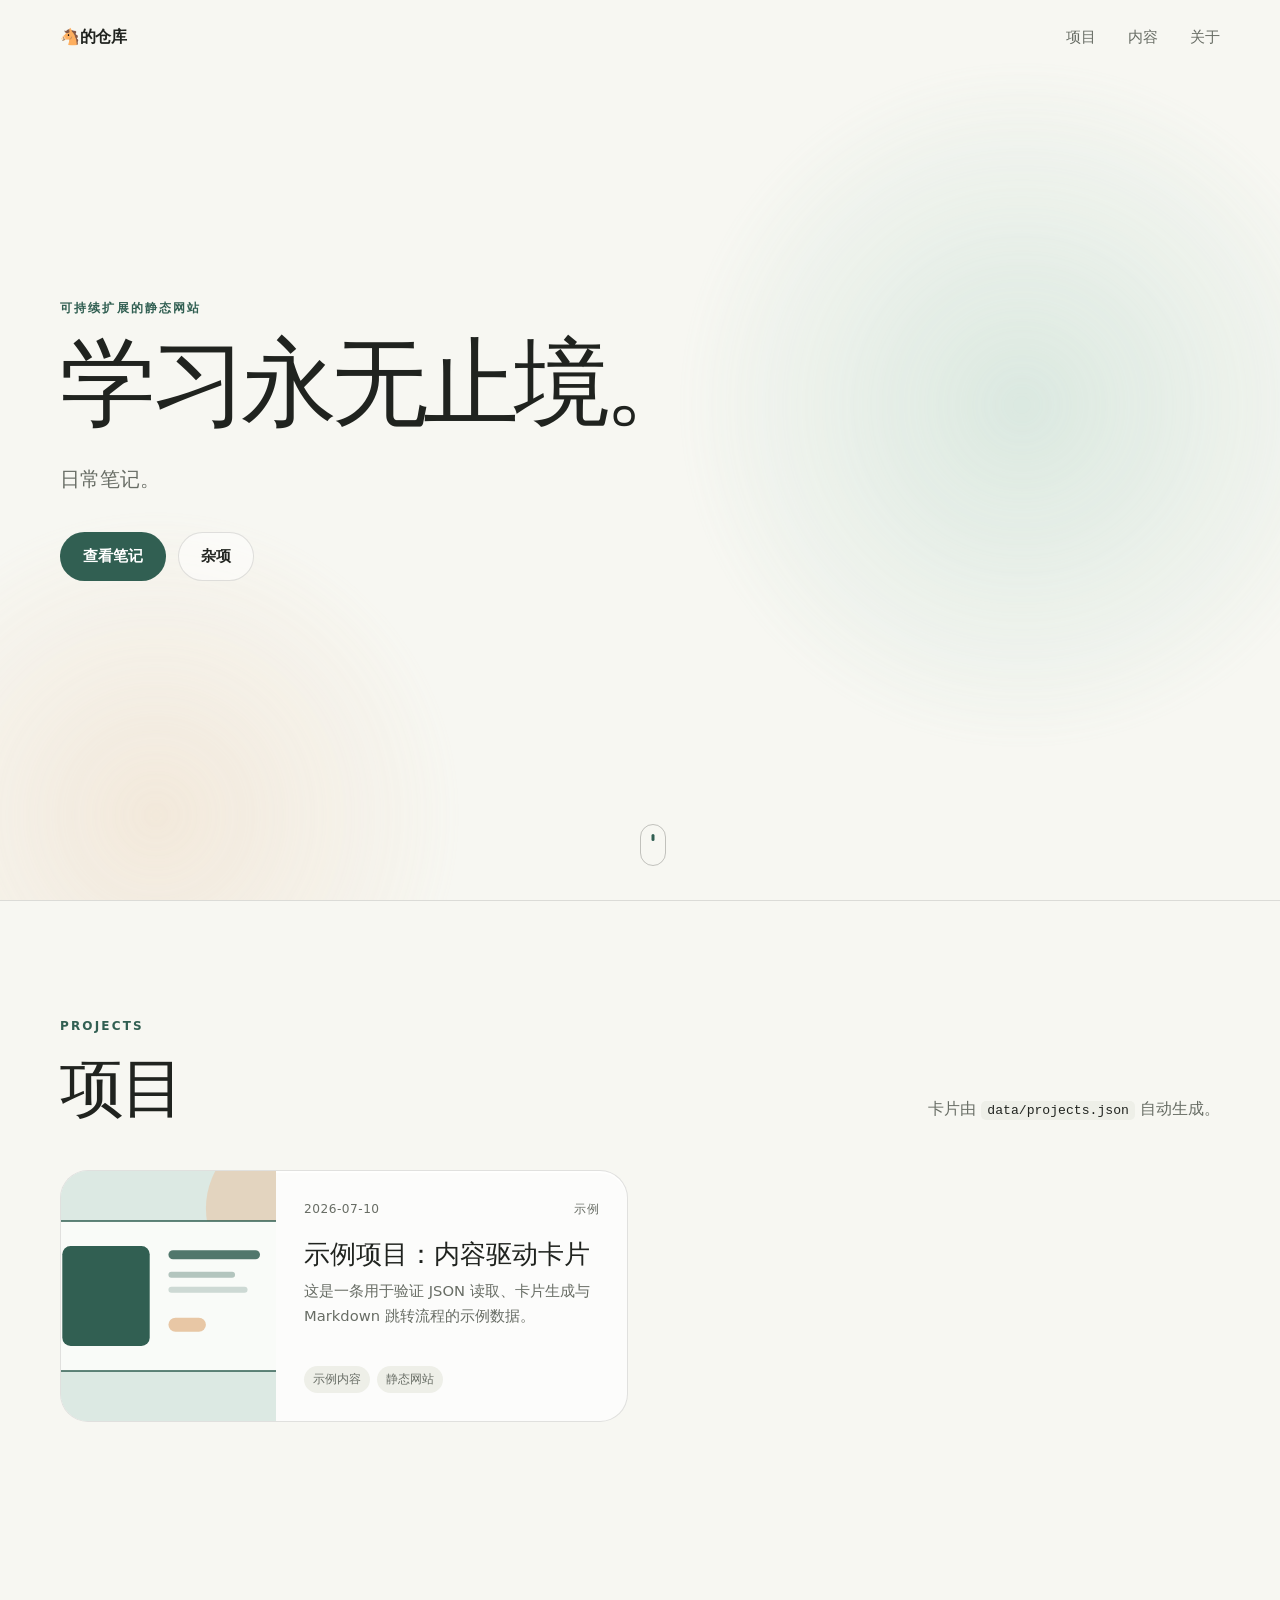
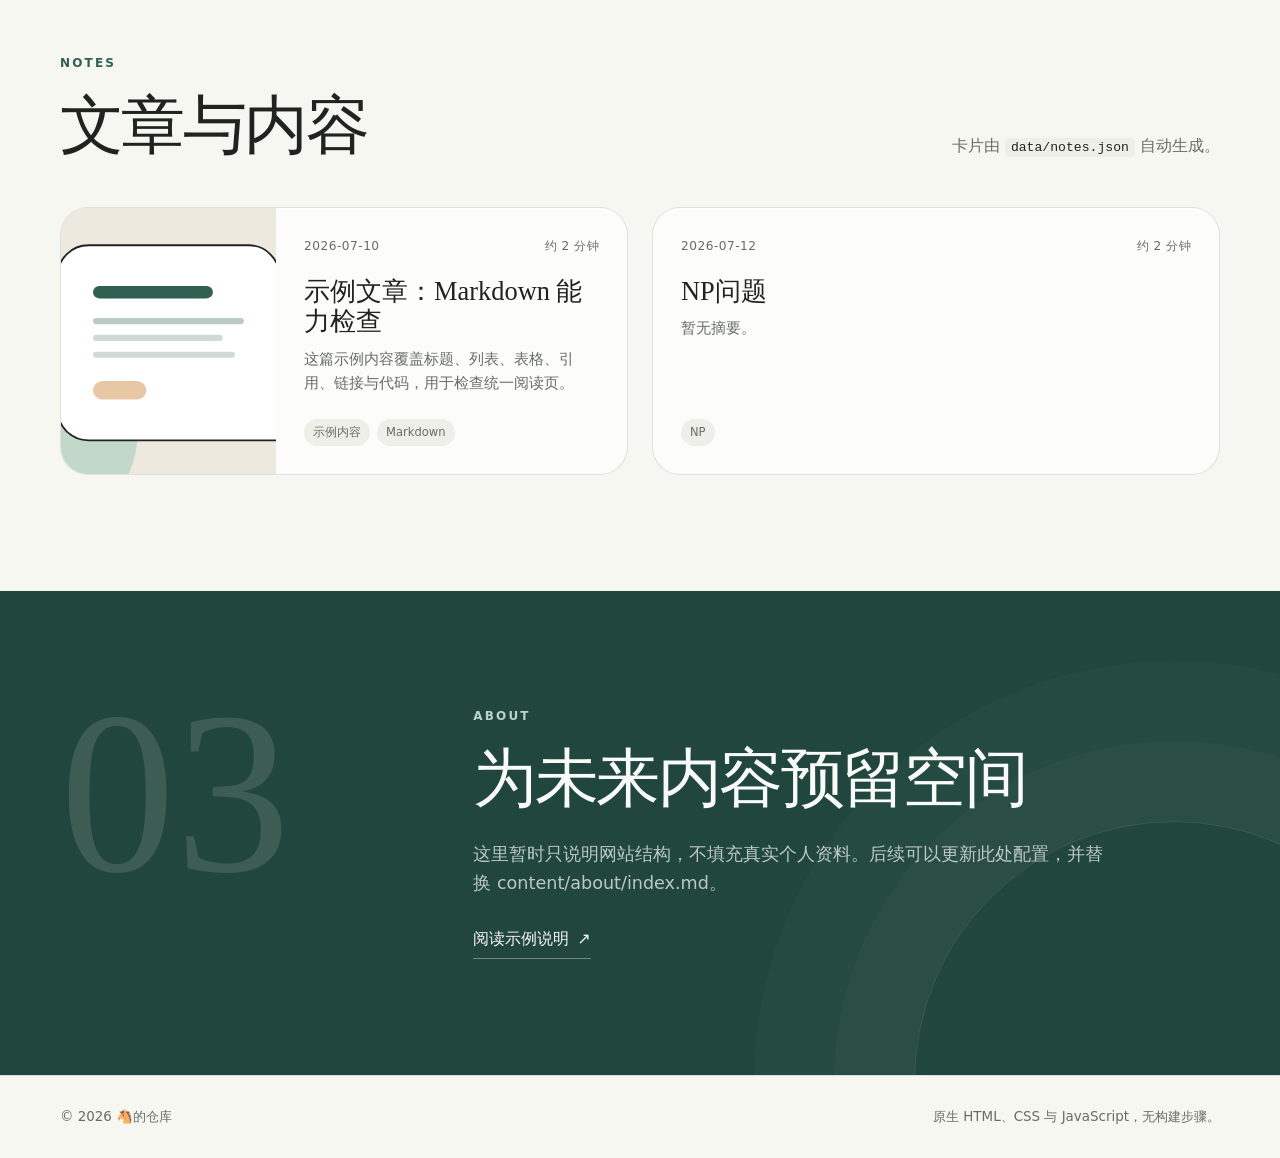
<file: index.html>
<!doctype html>
<html lang="zh-CN">
<head>
  <meta charset="utf-8">
  <meta name="viewport" content="width=device-width, initial-scale=1">
  <meta name="description" content="一个使用原生 HTML、CSS 与 JavaScript 构建的可扩展静态网站框架。">
  <meta name="theme-color" content="#f7f7f2">
  <title>小马同学</title>

  <script>
    document.documentElement.classList.add("site-booting");
  </script>

  <style>
    #site-loader {
      display: none;
    }

    html.site-booting {
      overflow: hidden;
    }

    html.site-booting #site-loader {
      position: fixed;
      z-index: 9999;
      inset: 0;
      display: grid;
      place-items: center;
      background: #f7f7f2;
      color: #20231f;
    }

    html.site-booting .site-header,
    html.site-booting #main-content,
    html.site-booting .site-footer {
      visibility: hidden;
      opacity: 0;
    }

    .site-loader-inner {
      display: grid;
      justify-items: center;
      gap: 18px;
    }

    .site-loader-mark {
      font-size: 1.15rem;
      font-weight: 750;
      letter-spacing: -.02em;
    }

    .site-loader-line {
      width: 92px;
      height: 2px;
      overflow: hidden;
      border-radius: 999px;
      background: rgba(49, 95, 82, .16);
    }

    .site-loader-line::after {
      content: "";
      display: block;
      width: 45%;
      height: 100%;
      border-radius: inherit;
      background: #315f52;
      animation: site-loader-move 1s ease-in-out infinite alternate;
    }

    @keyframes site-loader-move {
      from { transform: translateX(0); }
      to { transform: translateX(122%); }
    }

    @media (prefers-reduced-motion: reduce) {
      .site-loader-line::after { animation: none; width: 100%; opacity: .55; }
    }
  </style>

  <link rel="stylesheet" href="assets/css/style.css">
  <link rel="stylesheet" href="assets/css/animations.css">
  <script src="assets/js/main.js" defer></script>
</head>
<body>
  <div id="site-loader" role="status" aria-live="polite" aria-label="网站内容加载中">
    <div class="site-loader-inner">
      <div class="site-loader-mark">🐴的仓库</div>
      <div class="site-loader-line" aria-hidden="true"></div>
    </div>
  </div>

  <a class="skip-link" href="#main-content">跳到主要内容</a>

  <header class="site-header" id="site-header">
    <nav class="nav container" aria-label="主导航">
      <a class="brand" href="index.html" data-site-name>🐴的仓库</a>
      <button class="nav-toggle" type="button" aria-expanded="false" aria-controls="nav-links">
        <span class="sr-only">打开导航菜单</span>
        <span></span><span></span><span></span>
      </button>
      <div class="nav-links" id="nav-links">
        <a href="#projects">项目</a>
        <a href="#notes">内容</a>
        <a href="#about">关于</a>
      </div>
    </nav>
  </header>

  <main id="main-content">
    <section class="hero section" aria-labelledby="hero-title">
      <div class="glow glow-one" aria-hidden="true"></div>
      <div class="glow glow-two" aria-hidden="true"></div>
      <div class="container hero-content">
        <p class="eyebrow" id="hero-eyebrow">可持续扩展的静态网站</p>
        <h1 id="hero-title">学习永无止境。</h1>
        <p class="hero-description" id="hero-description">日常笔记。</p>
        <div class="hero-actions">
          <a class="button button-primary" id="hero-primary" href="#projects">查看笔记</a>
          <a class="button button-secondary" id="hero-secondary" href="#about">杂项</a>
        </div>
      </div>
      <a class="scroll-cue" href="#projects" aria-label="滚动到项目区域"><span></span></a>
    </section>

    <section class="section section-bordered" id="projects" aria-labelledby="projects-title">
      <div class="container">
        <div class="section-heading reveal">
          <div><p class="eyebrow">Projects</p><h2 id="projects-title">项目</h2></div>
          <p>卡片由 <code>data/projects.json</code> 自动生成。</p>
        </div>
        <div class="card-grid" id="projects-grid" aria-live="polite">
          <p class="loading-state">正在加载项目…</p>
        </div>
      </div>
    </section>

    <section class="section" id="notes" aria-labelledby="notes-title">
      <div class="container">
        <div class="section-heading reveal">
          <div><p class="eyebrow">Notes</p><h2 id="notes-title">文章与内容</h2></div>
          <p>卡片由 <code>data/notes.json</code> 自动生成。</p>
        </div>
        <div class="card-grid" id="notes-grid" aria-live="polite">
          <p class="loading-state">正在加载内容…</p>
        </div>
      </div>
    </section>

    <section class="section section-accent" id="about" aria-labelledby="about-title">
      <div class="container about-layout reveal">
        <p class="section-index" aria-hidden="true">03</p>
        <div>
          <p class="eyebrow">About</p>
          <h2 id="about-title">为未来内容预留空间</h2>
          <p class="about-description" id="about-description">这里暂时只说明网站结构，不填充真实个人资料。后续可以更新此处配置，并替换 content/about/index.md。</p>
          <a class="text-link" id="about-link" href="page.html?file=content%2Fabout%2Findex.md">阅读示例说明 <span aria-hidden="true">↗</span></a>
        </div>
      </div>
    </section>
  </main>

  <footer class="site-footer">
    <div class="container footer-inner">
      <p>© <span id="current-year"></span> <span data-site-name>🐴的仓库</span></p>
      <p id="footer-text">原生 HTML、CSS 与 JavaScript，无构建步骤。</p>
    </div>
  </footer>

  <script>
    (() => {
      const finishBoot = () => {
        if (!document.documentElement.classList.contains("site-booting")) return;
        document.documentElement.classList.remove("site-booting");
      };

      const contentIsReady = () => {
        const grids = [
          document.getElementById("projects-grid"),
          document.getElementById("notes-grid")
        ];

        return grids.every((grid) => (
          grid && !grid.querySelector(".loading-state:not(.load-error)")
        ));
      };

      window.addEventListener("DOMContentLoaded", () => {
        if (contentIsReady()) {
          requestAnimationFrame(finishBoot);
          return;
        }

        const observer = new MutationObserver(() => {
          if (!contentIsReady()) return;
          observer.disconnect();
          requestAnimationFrame(finishBoot);
        });

        observer.observe(document.getElementById("projects-grid"), { childList: true, subtree: true });
        observer.observe(document.getElementById("notes-grid"), { childList: true, subtree: true });
      });

      window.setTimeout(finishBoot, 4000);
    })();
  </script>
</body>
</html>
</file>
<file: assets/css/style.css>
:root {
  --bg: #f7f7f2;
  --surface: #fff;
  --surface-muted: #eeefe8;
  --text: #20231f;
  --text-muted: #686d65;
  --line: rgba(32, 35, 31, .13);
  --accent: #315f52;
  --accent-dark: #21463d;
  --accent-soft: #dce9e3;
  --warm: #e8c7a5;
  --shadow: 0 18px 50px rgba(35, 45, 39, .09);
  --radius-lg: 28px;
  --radius-md: 18px;
  --container: 1160px;
  --header-height: 76px;
}

*, *::before, *::after { box-sizing: border-box; }
html { scroll-behavior: smooth; }
body {
  margin: 0;
  background: var(--bg);
  color: var(--text);
  font-family: Inter, ui-sans-serif, system-ui, -apple-system, BlinkMacSystemFont, "Segoe UI", sans-serif;
  line-height: 1.65;
  -webkit-font-smoothing: antialiased;
}
img { display: block; max-width: 100%; }
a { color: inherit; }
button, input { font: inherit; }
code { font-family: "SFMono-Regular", Consolas, "Liberation Mono", monospace; }

.container { width: min(calc(100% - 40px), var(--container)); margin-inline: auto; }
.section { position: relative; padding: 116px 0; scroll-margin-top: var(--header-height); }
.section-bordered { border-top: 1px solid var(--line); }
.section-accent { overflow: hidden; background: var(--accent-dark); color: #f8fbf8; }
.section-accent::after {
  content: "";
  position: absolute;
  right: -12%;
  bottom: -55%;
  width: 520px;
  aspect-ratio: 1;
  border: 1px solid rgba(255,255,255,.11);
  border-radius: 50%;
  box-shadow: 0 0 0 80px rgba(255,255,255,.025), 0 0 0 160px rgba(255,255,255,.018);
}
.sr-only {
  position: absolute;
  width: 1px;
  height: 1px;
  padding: 0;
  margin: -1px;
  overflow: hidden;
  clip: rect(0, 0, 0, 0);
  white-space: nowrap;
  border: 0;
}
.skip-link {
  position: fixed;
  z-index: 1000;
  top: 12px;
  left: 12px;
  transform: translateY(-150%);
  padding: 10px 16px;
  border-radius: 10px;
  background: var(--text);
  color: white;
}
.skip-link:focus { transform: translateY(0); }

.site-header {
  position: fixed;
  z-index: 100;
  inset: 0 0 auto;
  height: var(--header-height);
  border-bottom: 1px solid transparent;
  transition: background-color .25s ease, border-color .25s ease, box-shadow .25s ease;
}
.site-header.is-scrolled {
  border-color: var(--line);
  background: rgba(247, 247, 242, .78);
  box-shadow: 0 8px 30px rgba(35,45,39,.05);
  -webkit-backdrop-filter: blur(18px);
  backdrop-filter: blur(18px);
}
.nav { height: 100%; display: flex; align-items: center; justify-content: space-between; gap: 24px; }
.brand { font-weight: 750; letter-spacing: -.02em; text-decoration: none; }
.nav-links { display: flex; align-items: center; gap: 32px; }
.nav-links a { position: relative; color: var(--text-muted); font-size: .92rem; text-decoration: none; }
.nav-links a::after {
  content: "";
  position: absolute;
  right: 100%;
  bottom: -6px;
  left: 0;
  height: 1px;
  background: var(--accent);
  transition: right .2s ease;
}
.nav-links a:hover { color: var(--text); }
.nav-links a:hover::after { right: 0; }
.nav-toggle { display: none; padding: 8px; border: 0; background: none; }
.nav-toggle span:not(.sr-only) { display: block; width: 23px; height: 2px; margin: 4px; background: currentColor; }

.hero {
  min-height: max(680px, 100svh);
  display: grid;
  align-items: center;
  overflow: hidden;
  padding-top: calc(var(--header-height) + 80px);
}
.hero-content { position: relative; z-index: 2; padding-bottom: 60px; }
.eyebrow { margin: 0 0 18px; color: var(--accent); font-size: .75rem; font-weight: 750; letter-spacing: .18em; text-transform: uppercase; }
.section-accent .eyebrow { color: #b8d4ca; }
.hero h1 {
  max-width: 880px;
  margin: 0;
  font-family: Georgia, "Times New Roman", serif;
  font-size: clamp(3.2rem, 7.5vw, 7rem);
  font-weight: 500;
  letter-spacing: -.055em;
  line-height: .98;
}
.hero-description { max-width: 620px; margin: 32px 0 0; color: var(--text-muted); font-size: clamp(1.05rem, 2vw, 1.25rem); }
.hero-actions { display: flex; flex-wrap: wrap; gap: 12px; margin-top: 36px; }
.button {
  display: inline-flex;
  align-items: center;
  justify-content: center;
  min-height: 48px;
  padding: 11px 22px;
  border: 1px solid transparent;
  border-radius: 999px;
  font-size: .92rem;
  font-weight: 650;
  text-decoration: none;
  transition: transform .2s ease, background-color .2s ease, border-color .2s ease;
}
.button:hover { transform: translateY(-2px); }
.button-primary { background: var(--accent); color: #fff; }
.button-primary:hover { background: var(--accent-dark); }
.button-secondary { border-color: var(--line); background: rgba(255,255,255,.5); }
.button-secondary:hover { border-color: rgba(32,35,31,.3); background: var(--surface); }
.scroll-cue { position: absolute; z-index: 2; bottom: 34px; left: 50%; width: 26px; height: 42px; border: 1px solid rgba(32,35,31,.25); border-radius: 20px; }
.scroll-cue span { position: absolute; top: 9px; left: 50%; width: 3px; height: 7px; border-radius: 5px; background: var(--accent); transform: translateX(-50%); }

.section-heading { display: flex; align-items: end; justify-content: space-between; gap: 32px; margin-bottom: 48px; }
.section-heading h2, .about-layout h2 { margin: 0; font-family: Georgia, "Times New Roman", serif; font-size: clamp(2.2rem, 5vw, 4rem); font-weight: 500; letter-spacing: -.04em; line-height: 1.05; }
.section-heading > p { max-width: 390px; margin: 0; color: var(--text-muted); }
.section-heading code { padding: 2px 6px; border-radius: 5px; background: var(--surface-muted); color: var(--text); font-size: .82em; }
.card-grid { display: grid; grid-template-columns: repeat(2, minmax(0, 1fr)); gap: 24px; }
.content-card {
  display: flex;
  min-width: 0;
  overflow: hidden;
  border: 1px solid var(--line);
  border-radius: var(--radius-lg);
  background: rgba(255,255,255,.65);
  color: inherit;
  text-decoration: none;
  box-shadow: 0 2px 0 rgba(255,255,255,.7) inset;
  transition: transform .25s ease, box-shadow .25s ease, border-color .25s ease;
}
.content-card:hover { transform: translateY(-6px); border-color: rgba(49,95,82,.28); box-shadow: var(--shadow); }
.card-cover { width: 38%; min-height: 250px; object-fit: cover; background: var(--accent-soft); }
.card-body { display: flex; flex: 1; flex-direction: column; padding: 28px; }
.card-meta { display: flex; flex-wrap: wrap; justify-content: space-between; gap: 8px 16px; color: var(--text-muted); font-size: .76rem; letter-spacing: .04em; text-transform: uppercase; }
.card-body h3 { margin: 20px 0 10px; font-family: Georgia, "Times New Roman", serif; font-size: 1.65rem; font-weight: 500; line-height: 1.15; }
.card-summary { margin: 0; color: var(--text-muted); font-size: .92rem; }
.tag-list { display: flex; flex-wrap: wrap; gap: 7px; margin: auto 0 0; padding: 24px 0 0; list-style: none; }
.tag-list li { padding: 4px 9px; border-radius: 999px; background: var(--surface-muted); color: var(--text-muted); font-size: .72rem; }
.loading-state, .empty-state { grid-column: 1 / -1; padding: 36px; border: 1px dashed var(--line); border-radius: var(--radius-md); color: var(--text-muted); text-align: center; }
.load-error { color: #923e35; }

.about-layout { position: relative; z-index: 1; display: grid; grid-template-columns: 1fr 2fr; align-items: start; gap: 40px; }
.section-index { margin: -28px 0 0; color: rgba(255,255,255,.12); font-family: Georgia, serif; font-size: clamp(7rem, 18vw, 15rem); line-height: 1; }
.about-description { max-width: 630px; margin: 28px 0; color: rgba(248,251,248,.72); font-size: 1.1rem; }
.text-link { display: inline-flex; gap: 8px; padding-bottom: 5px; border-bottom: 1px solid rgba(255,255,255,.35); text-decoration: none; }
.text-link:hover { border-color: #fff; }

.site-footer { padding: 30px 0; border-top: 1px solid var(--line); color: var(--text-muted); font-size: .84rem; }
.footer-inner { display: flex; justify-content: space-between; gap: 20px; }
.footer-inner p { margin: 0; }

.article-page { min-height: 100vh; }
.reading-progress { position: fixed; z-index: 200; inset: 0 0 auto; height: 3px; background: transparent; }
.reading-progress span { display: block; width: 0; height: 100%; background: var(--accent); }
.article-header { border-bottom: 1px solid var(--line); }
.article-nav { min-height: 76px; display: flex; align-items: center; justify-content: space-between; gap: 20px; }
.back-link { display: inline-flex; align-items: center; gap: 8px; color: var(--text-muted); font-size: .9rem; text-decoration: none; }
.back-link:hover { color: var(--text); }
.article-label { color: var(--text-muted); font-size: .72rem; letter-spacing: .14em; text-transform: uppercase; }
.article-shell { min-height: calc(100vh - 180px); }
.article-status { display: grid; place-items: center; min-height: 45vh; color: var(--text-muted); text-align: center; }
.status-spinner { width: 28px; height: 28px; border: 2px solid var(--line); border-top-color: var(--accent); border-radius: 50%; }
.error-panel { max-width: 620px; margin: 100px auto; padding: 32px; border: 1px solid rgba(146,62,53,.22); border-radius: var(--radius-md); background: #fff8f5; text-align: center; }
.error-panel h1 { margin-top: 0; }
.error-panel p { color: var(--text-muted); }
.article-footer { padding: 32px 0 70px; border-top: 1px solid var(--line); }
.error-page { min-height: 100svh; display: grid; place-items: center; padding: 24px; }
.error-card { width: min(100%, 620px); padding: clamp(32px, 7vw, 70px); border: 1px solid var(--line); border-radius: var(--radius-lg); background: var(--surface); box-shadow: var(--shadow); text-align: center; }
.error-card h1 { margin: 0; font-family: Georgia, serif; font-size: clamp(2.4rem, 8vw, 4.5rem); font-weight: 500; line-height: 1; }
.error-card > p:not(.eyebrow) { margin: 24px 0; color: var(--text-muted); }

@media (max-width: 900px) {
  .section { padding: 88px 0; }
  .card-grid { grid-template-columns: 1fr; }
  .card-cover { width: 34%; }
}

@media (max-width: 680px) {
  :root { --header-height: 66px; }
  .container { width: min(calc(100% - 28px), var(--container)); }
  .nav-toggle { display: block; cursor: pointer; }
  .nav-links {
    position: absolute;
    top: calc(100% + 1px);
    right: 14px;
    left: 14px;
    display: none;
    align-items: stretch;
    flex-direction: column;
    gap: 0;
    padding: 10px;
    border: 1px solid var(--line);
    border-radius: 16px;
    background: rgba(247,247,242,.96);
    box-shadow: var(--shadow);
  }
  .nav-links.is-open { display: flex; }
  .nav-links a { padding: 10px 12px; }
  .nav-links a::after { display: none; }
  .hero { min-height: 760px; padding-top: calc(var(--header-height) + 70px); }
  .hero h1 { font-size: clamp(3rem, 15vw, 5rem); }
  .hero-actions { align-items: stretch; flex-direction: column; }
  .section-heading { align-items: start; flex-direction: column; }
  .content-card { flex-direction: column; }
  .card-cover { width: 100%; height: 190px; min-height: 0; }
  .card-body { min-height: 260px; padding: 24px; }
  .about-layout { grid-template-columns: 1fr; }
  .section-index { position: absolute; z-index: -1; top: -45px; right: 0; margin: 0; font-size: 9rem; }
  .footer-inner { flex-direction: column; gap: 5px; }
  .article-label { display: none; }
}
</file>
<file: assets/css/animations.css>
.glow {
  position: absolute;
  border-radius: 50%;
  filter: blur(4px);
  opacity: .7;
  pointer-events: none;
  will-change: transform;
}
.glow-one {
  top: 5%;
  right: -8%;
  width: min(58vw, 720px);
  aspect-ratio: 1;
  background: radial-gradient(circle, rgba(164,205,190,.48), rgba(164,205,190,0) 68%);
  animation: drift-one 16s ease-in-out infinite alternate;
}
.glow-two {
  bottom: -25%;
  left: -12%;
  width: min(52vw, 620px);
  aspect-ratio: 1;
  background: radial-gradient(circle, rgba(232,199,165,.42), rgba(232,199,165,0) 70%);
  animation: drift-two 19s ease-in-out infinite alternate;
}
.reveal { opacity: 0; transform: translateY(18px); transition: opacity .65s ease, transform .65s ease; }
.reveal.is-visible { opacity: 1; transform: translateY(0); }
.scroll-cue span { animation: scroll-cue 1.8s ease-in-out infinite; }
.status-spinner { animation: spin .8s linear infinite; }

@keyframes drift-one { to { transform: translate(-7%, 6%) scale(1.06); } }
@keyframes drift-two { to { transform: translate(9%, -6%) scale(.96); } }
@keyframes scroll-cue { 0%, 100% { opacity: .25; transform: translate(-50%, 0); } 50% { opacity: 1; transform: translate(-50%, 10px); } }
@keyframes spin { to { transform: rotate(360deg); } }

@media (prefers-reduced-motion: reduce) {
  html { scroll-behavior: auto; }
  *, *::before, *::after { animation-duration: .01ms !important; animation-iteration-count: 1 !important; transition-duration: .01ms !important; scroll-behavior: auto !important; }
  .reveal { opacity: 1; transform: none; }
  .content-card:hover, .button:hover { transform: none; }
}
</file>
